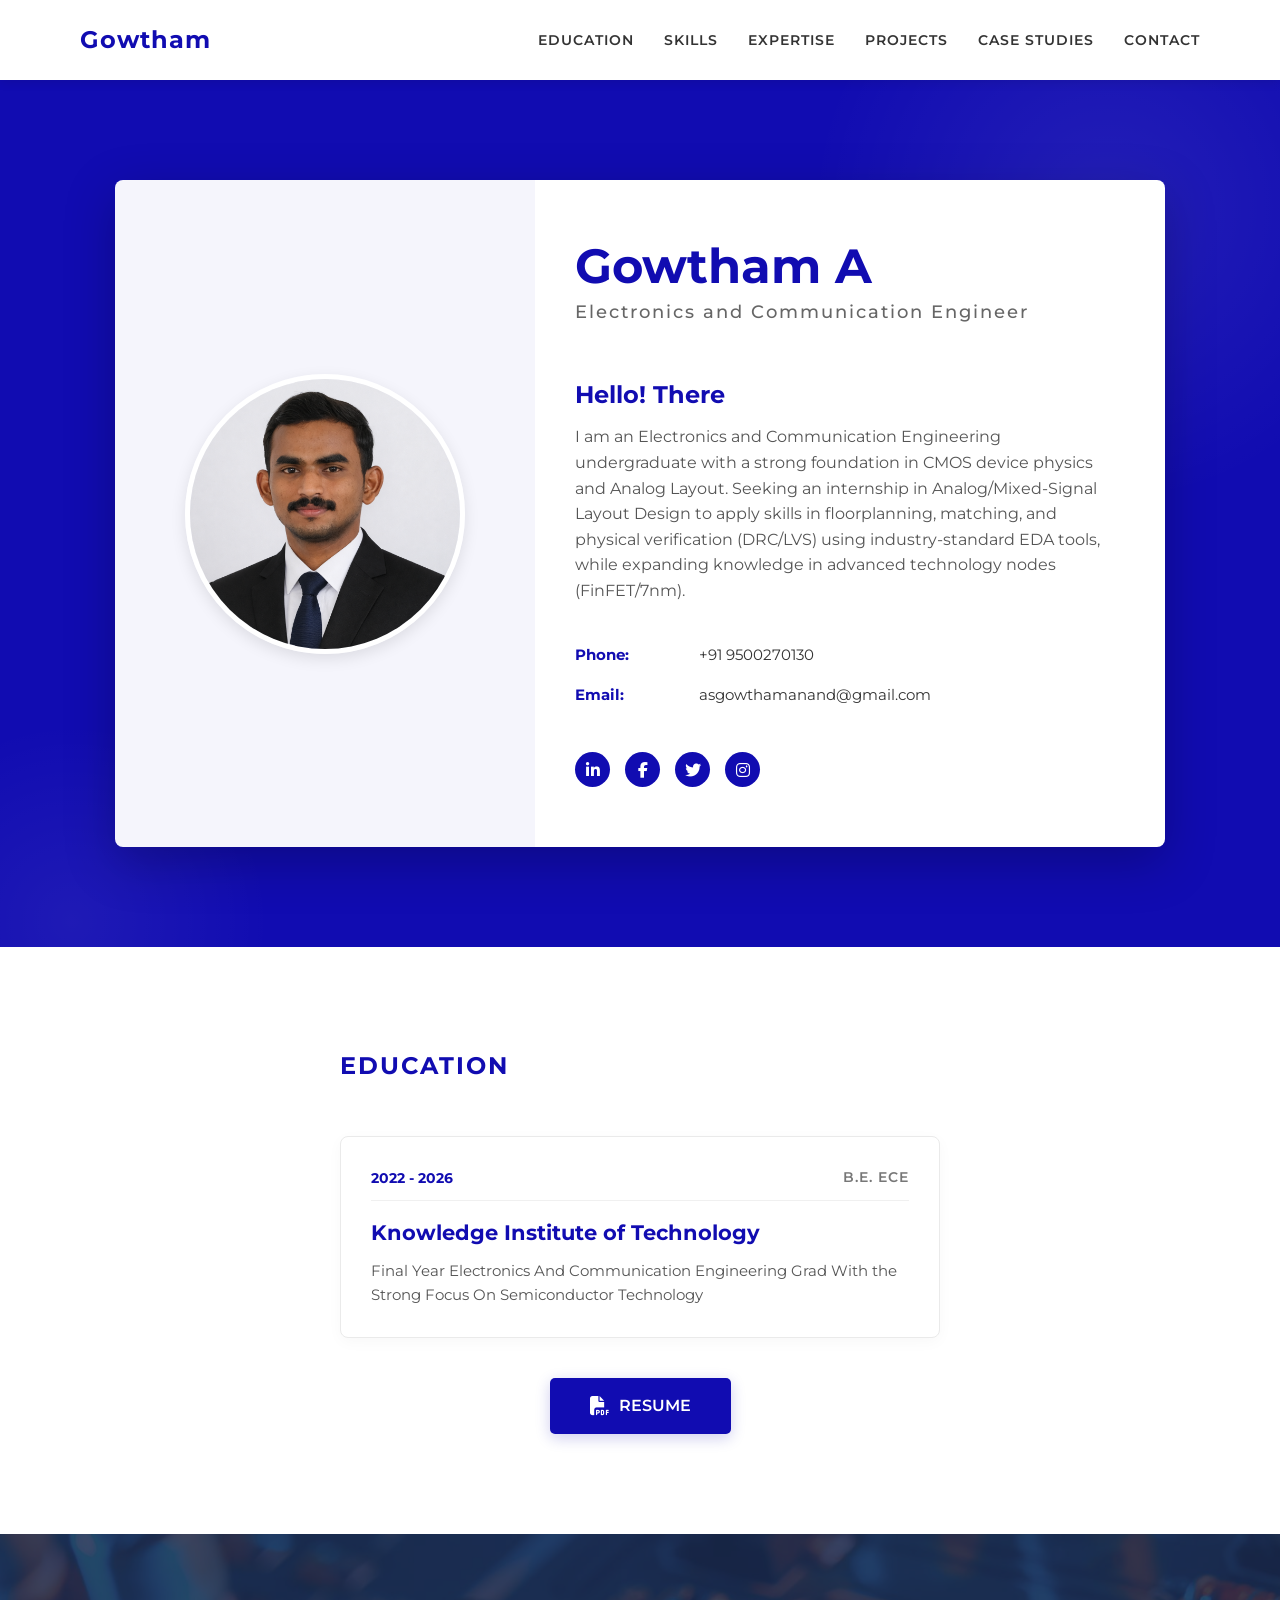
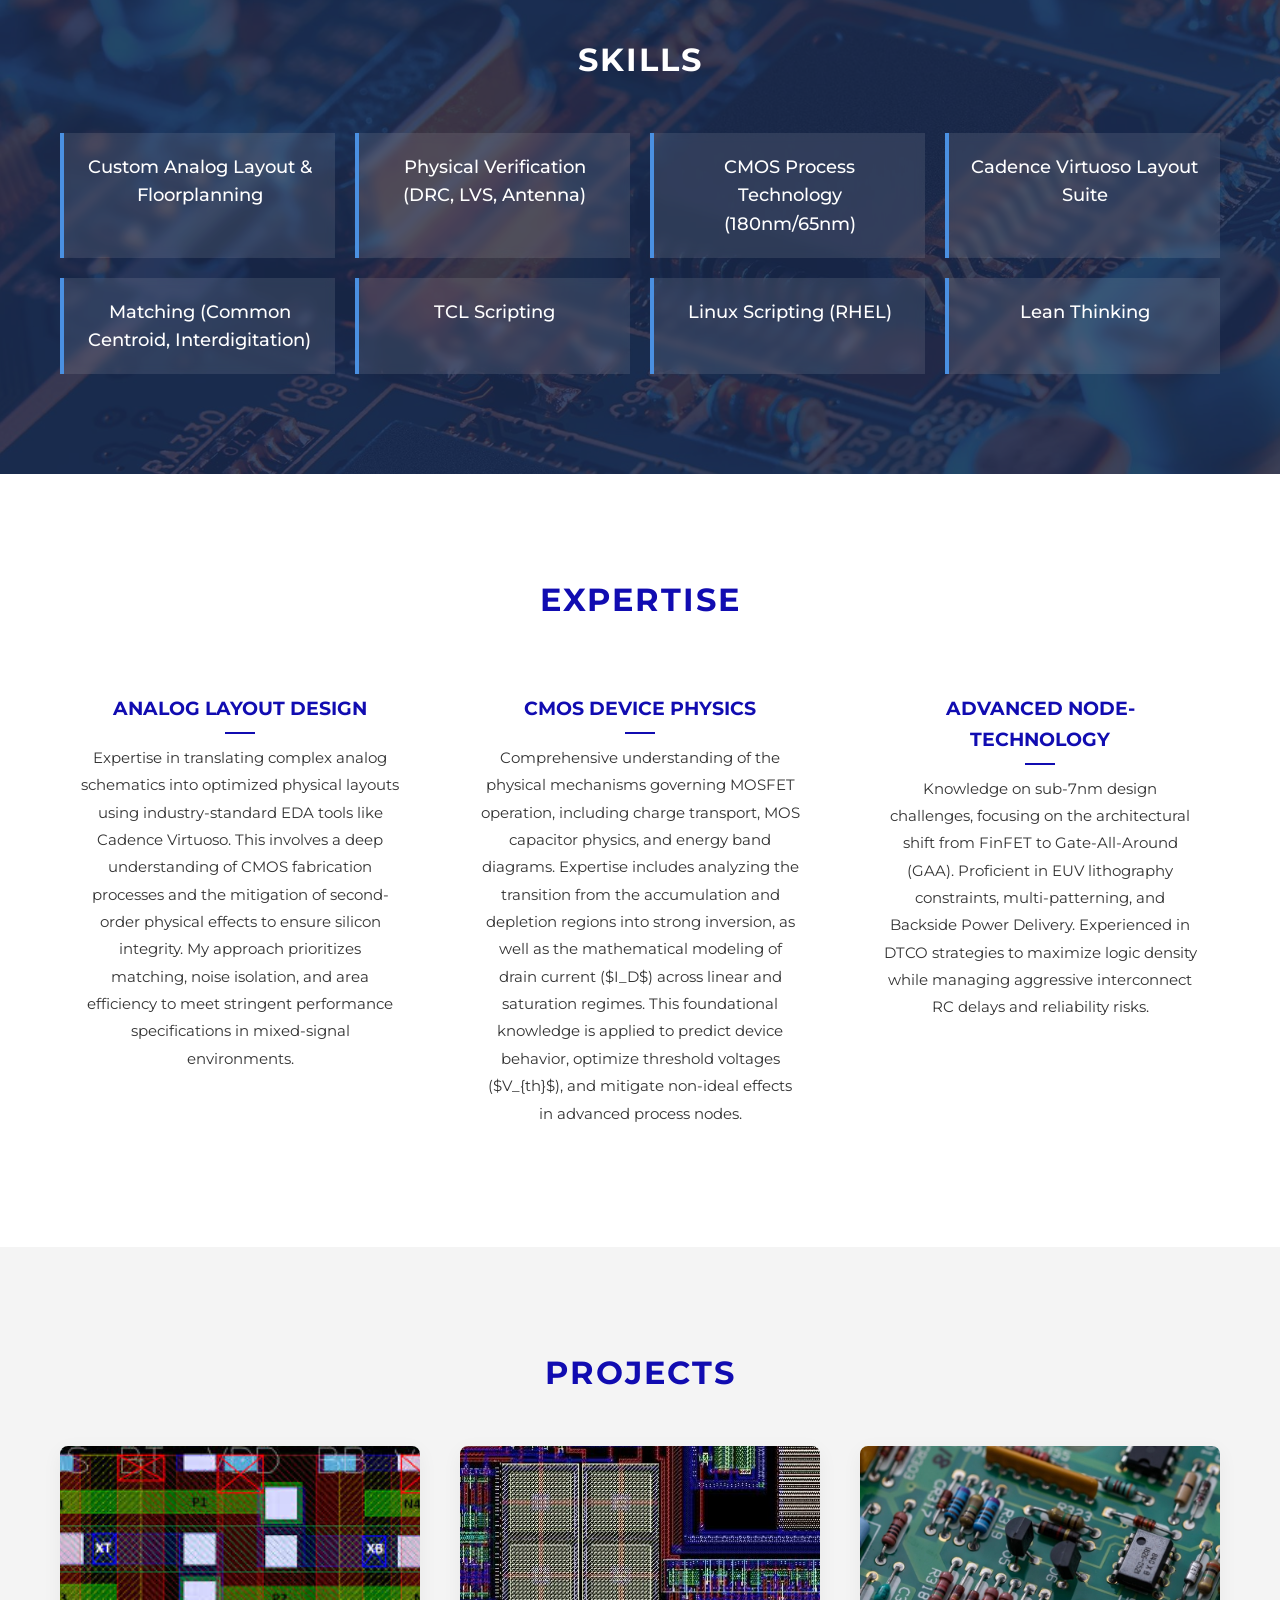
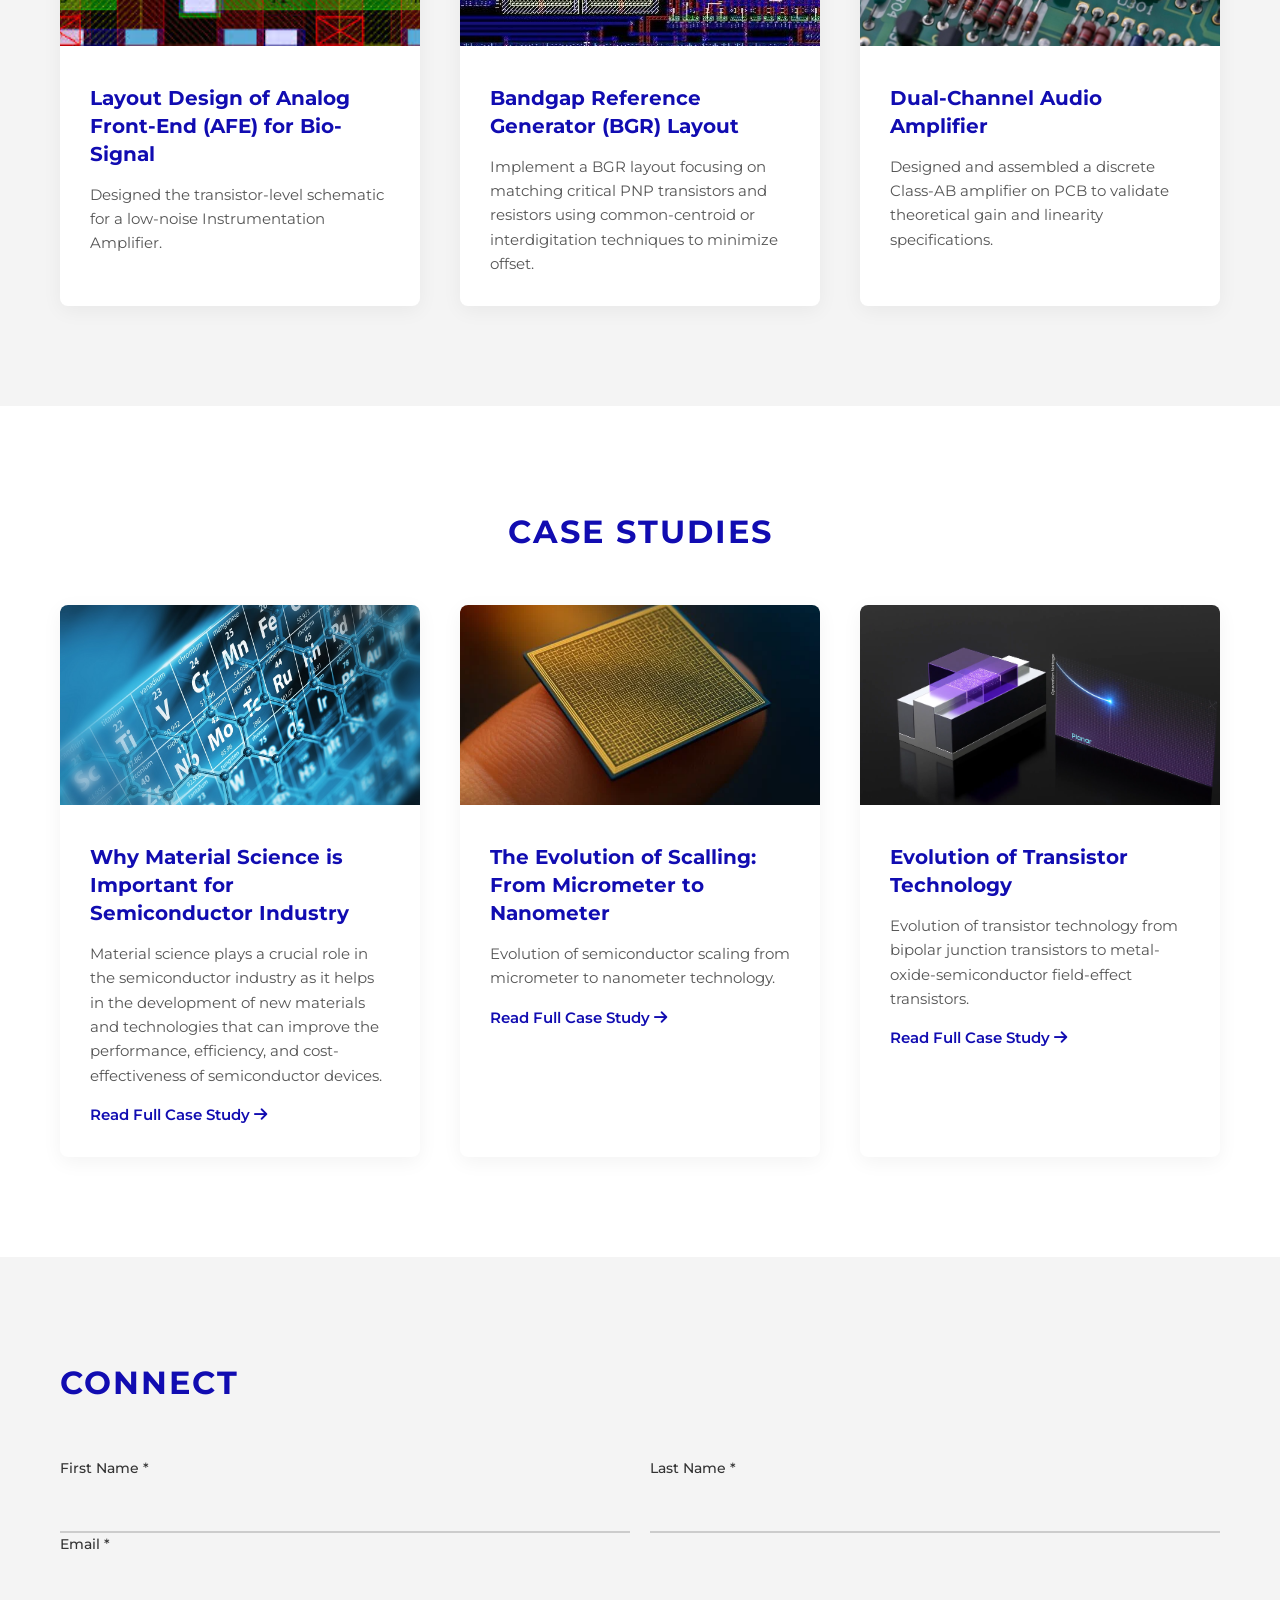
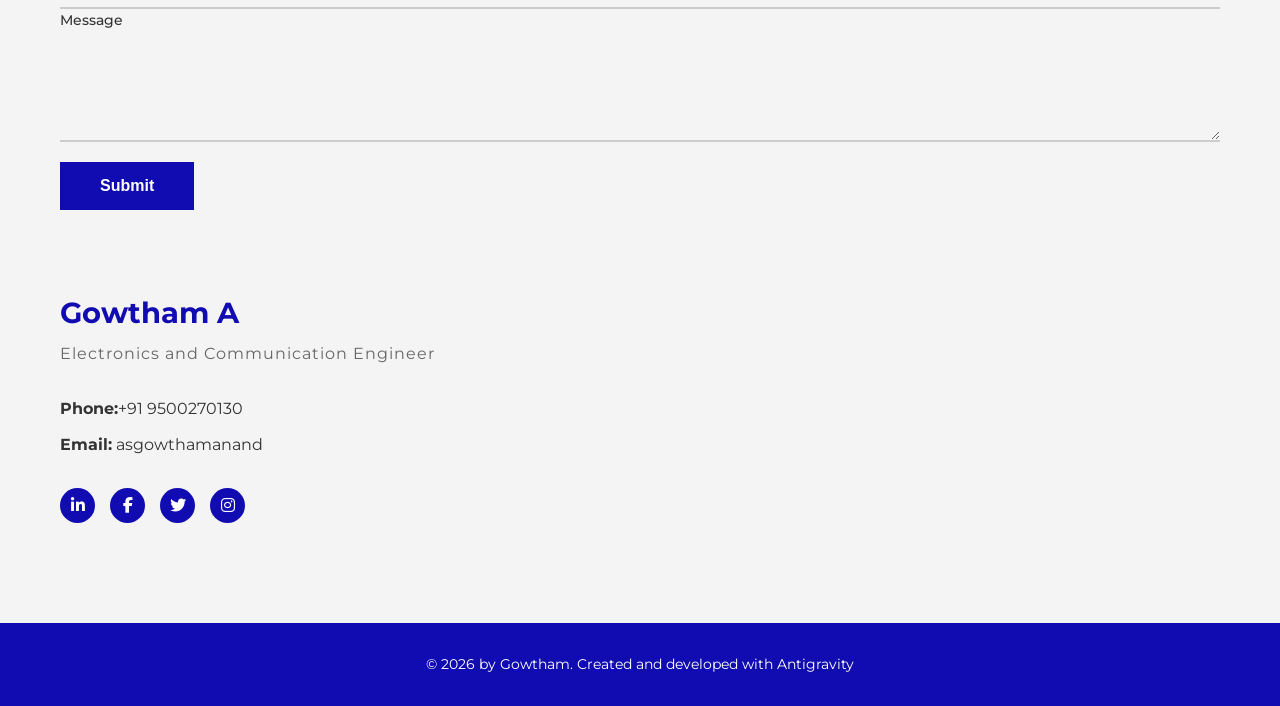
<file: index.html>
<!DOCTYPE html>
<html lang="en">

<head>
    <meta charset="UTF-8">
    <meta name="viewport" content="width=device-width, initial-scale=1.0">
    <title>Gowtham - Business CV</title>
    <!-- Google Fonts -->
    <link rel="preconnect" href="https://fonts.googleapis.com">
    <link rel="preconnect" href="https://fonts.gstatic.com" crossorigin>
    <link href="https://fonts.googleapis.com/css2?family=Montserrat:wght@300;400;500;600;700&display=swap"
        rel="stylesheet">
    <!-- Main Styles -->
    <link rel="stylesheet" href="styles.css">
    <!-- Font Awesome for Icons -->
    <link rel="stylesheet" href="https://cdnjs.cloudflare.com/ajax/libs/font-awesome/6.4.0/css/all.min.css">
</head>

<body>

    <!-- Header Navigation -->
    <header id="main-header">
        <div class="header-container">
            <div class="logo">
                <a href="#hero">Gowtham</a>
            </div>
            <button class="menu-toggle" aria-label="Toggle navigation">
                <i class="fas fa-bars"></i>
            </button>
            <nav class="main-nav">
                <ul>
                    <li><a href="#Education">EDUCATION</a></li>
                    <li><a href="#skills">SKILLS</a></li>
                    <li><a href="#expertise">EXPERTISE</a></li>
                    <li><a href="#projects">PROJECTS</a></li>
                    <li><a href="#case-studies">CASE STUDIES</a></li>
                    <li><a href="#contact">CONTACT</a></li>
                </ul>
            </nav>
        </div>
    </header>

    <!-- Hero Section (Card Based) -->
    <section id="hero" class="section-padding">
        <div class="container hero-card-container">
            <div class="hero-card">
                <div class="hero-image-wrapper">
                    <img src="my-photo.png" alt="Gowtham Portrait" class="small-profile-img">
                </div>
                <div class="hero-content-wrapper">
                    <h1>Gowtham A</h1>
                    <h2>Electronics and Communication Engineer</h2>

                    <div class="hero-about">
                        <h3>Hello! There</h3>
                        <p>I am an Electronics and Communication Engineering undergraduate with a strong foundation in
                            CMOS
                            device physics and Analog Layout. Seeking an internship in Analog/Mixed-Signal Layout Design
                            to apply skills in floorplanning, matching, and physical verification (DRC/LVS) using
                            industry-standard EDA tools, while expanding knowledge in advanced technology nodes
                            (FinFET/7nm).</p>
                    </div>

                    <ul class="contact-details">
                        <li><strong>Phone:</strong> +91 9500270130</li>
                        <li><strong>Email:</strong> asgowthamanand@gmail.com</li>
                    </ul>

                    <div class="hero-social">
                        <a href="#"><i class="fab fa-linkedin-in"></i></a>
                        <a href="#"><i class="fab fa-facebook-f"></i></a>
                        <a href="#"><i class="fab fa-twitter"></i></a>
                        <a href="#"><i class="fab fa-instagram"></i></a>
                    </div>
                </div>
            </div>
        </div>
    </section>

    <!-- Education (Cards) -->
    <section id="resume" class="section-padding">
        <div class="container">
            <div class="education-experience-grid"
                style="grid-template-columns: 1fr; max-width: 600px; margin: 0 auto;">
                <!-- Education Box -->
                <div class="card-column">
                    <h2 class="section-title text-center" style="margin-bottom: 30px;">EDUCATION</h2>
                    <div class="info-card">
                        <div class="card-header">
                            <span class="date">2022 - 2026</span>
                            <span class="role">B.E. ECE</span>
                        </div>
                        <h3>Knowledge Institute of Technology</h3>
                        <p>Final Year Electronics And Communication Engineering Grad With the Strong Focus On
                            Semiconductor Technology</p>
                    </div>
                </div>
            </div>
            <div class="resume-container">
                <a href="resume.pdf" class="resume-btn" target="_blank" rel="noopener noreferrer">
                    <i class="fas fa-file-pdf"></i> Resume
                </a>
            </div>
        </div>
    </section>

    <!-- Skills Section -->
    <section id="skills">
        <div class="skills-overlay"></div>
        <div class="container skills-content">
            <h2 class="section-title text-white">SKILLS</h2>
            <div class="skills-grid">
                <div class="skill-box">Custom Analog Layout & Floorplanning</div>
                <div class="skill-box">Physical Verification (DRC, LVS, Antenna)</div>
                <div class="skill-box">CMOS Process Technology (180nm/65nm)</div>
                <div class="skill-box">Cadence Virtuoso Layout Suite</div>
                <div class="skill-box">Matching (Common Centroid, Interdigitation)</div>
                <div class="skill-box">TCL Scripting</div>
                <div class="skill-box">Linux Scripting (RHEL)</div>
                <div class="skill-box">Lean Thinking</div>
            </div>
        </div>
    </section>

    <!-- Expertise Section -->
    <section id="expertise" class="section-padding">
        <div class="container">
            <h2 class="section-title">EXPERTISE</h2>
            <div class="expertise-grid">
                <div class="expertise-card">
                    <h3>ANALOG LAYOUT DESIGN</h3>
                    <p>Expertise in translating complex analog schematics into optimized physical layouts using
                        industry-standard EDA tools like Cadence Virtuoso. This involves a deep understanding of CMOS
                        fabrication processes and the mitigation of second-order physical effects to ensure silicon
                        integrity. My approach prioritizes matching, noise isolation, and area efficiency to meet
                        stringent performance specifications in mixed-signal environments.</p>
                </div>
                <div class="expertise-card">
                    <h3>CMOS DEVICE PHYSICS</h3>
                    <p>Comprehensive understanding of the physical mechanisms governing MOSFET operation, including
                        charge transport, MOS capacitor physics, and energy band diagrams. Expertise includes analyzing
                        the transition from the accumulation and depletion regions into strong inversion, as well as the
                        mathematical modeling of drain current ($I_D$) across linear and saturation regimes. This
                        foundational knowledge is applied to predict device behavior, optimize threshold voltages
                        ($V_{th}$), and mitigate non-ideal effects in advanced process nodes.</p>
                </div>
                <div class="expertise-card">
                    <h3>ADVANCED NODE- TECHNOLOGY</h3>
                    <p>Knowledge on sub-7nm design challenges, focusing on the architectural shift from FinFET to
                        Gate-All-Around (GAA). Proficient in EUV lithography constraints, multi-patterning, and Backside
                        Power Delivery. Experienced in DTCO strategies to maximize logic density while managing
                        aggressive interconnect RC delays and reliability risks.</p>
                </div>
            </div>
        </div>
    </section>

    <!-- Projects Section -->
    <section id="projects" class="section-padding bg-light">
        <div class="container">
            <h2 class="section-title">PROJECTS</h2>
            <div class="projects-grid">
                <div class="project-card">
                    <img src="project-1-img.jpeg" alt="Project 1">
                    <div class="project-info">
                        <h3>Layout Design of Analog Front-End (AFE) for Bio-Signal</h3>
                        <p>Designed the transistor-level schematic for a low-noise Instrumentation Amplifier.</p>
                    </div>
                </div>
                <div class="project-card">
                    <img src="project-2-img.jpg" alt="Project 2">
                    <div class="project-info">
                        <h3>Bandgap Reference Generator (BGR) Layout </h3>
                        <p>Implement a BGR layout focusing on matching critical PNP transistors and resistors using
                            common-centroid or interdigitation techniques to minimize offset.</p>
                    </div>
                </div>
                <div class="project-card">
                    <img src="project-3-img.jpg" alt="Project 3">
                    <div class="project-info">
                        <h3>Dual-Channel Audio Amplifier</h3>
                        <p>Designed and assembled a discrete Class-AB amplifier on PCB to validate theoretical gain and
                            linearity specifications.</p>
                    </div>
                </div>
            </div>
        </div>
    </section>

    <!-- Case Studies Section -->
    <section id="case-studies" class="section-padding">
        <div class="container">
            <h2 class="section-title">CASE STUDIES</h2>
            <div class="case-studies-grid">
                <div class="case-study-card">
                    <img src="case-1-img.jpg" alt="Case Study 1">
                    <div class="case-study-info">
                        <h3>Why Material Science is Important for Semiconductor Industry</h3>
                        <p>Material science plays a crucial role in the semiconductor industry as it helps in the
                            development of new materials and technologies that can improve the performance, efficiency,
                            and cost-effectiveness of semiconductor devices.
                        </p>
                        <a href="case-study-1.html" class="read-more">Read Full Case Study <i
                                class="fas fa-arrow-right"></i></a>
                    </div>
                </div>
                <div class="case-study-card">
                    <img src="case-2-img.png" alt="Case Study 2">
                    <div class="case-study-info">
                        <h3>The Evolution of Scalling: From Micrometer to Nanometer</h3>
                        <p>Evolution of semiconductor scaling from micrometer to nanometer technology.</p>
                        <a href="case-study-2.html" class="read-more">Read Full Case Study <i
                                class="fas fa-arrow-right"></i></a>
                    </div>
                </div>
                <div class="case-study-card">
                    <img src="case-3-img.png" alt="Case Study 3">
                    <div class="case-study-info">
                        <h3>Evolution of Transistor Technology</h3>
                        <p>Evolution of transistor technology from bipolar junction transistors to
                            metal-oxide-semiconductor field-effect transistors.</p>
                        <a href="case-study-3.html" class="read-more">Read Full Case Study <i
                                class="fas fa-arrow-right"></i></a>
                    </div>
                </div>
            </div>
        </div>
    </section>

    <!-- Contact Section -->
    <section id="connect" class="section-padding bg-light">
        <div class="container connect-container">
            <div class="connect-form-container">
                <h2 class="section-title" style="text-align: left;">CONNECT</h2>
                <form id="contactForm">
                    <div class="form-row">
                        <div class="form-group">
                            <label for="fname">First Name *</label>
                            <input type="text" id="fname" name="fname" required>
                        </div>
                        <div class="form-group">
                            <label for="lname">Last Name *</label>
                            <input type="text" id="lname" name="lname" required>
                        </div>
                    </div>
                    <div class="form-group">
                        <label for="email">Email *</label>
                        <input type="email" id="email" name="email" required>
                    </div>
                    <div class="form-group">
                        <label for="message">Message</label>
                        <textarea id="message" name="message" rows="4"></textarea>
                    </div>
                    <button type="submit" class="submit-btn" disabled>Submit</button>
                </form>
            </div>

            <div class="contact-info-card">
                <h3>Gowtham A</h3>
                <p class="subtitle">Electronics and Communication Engineer </p>
                <div class="details">
                    <p><strong>Phone:</strong>+91 9500270130</p>
                    <p><strong>Email:</strong> asgowthamanand</p>
                </div>
                <div class="contact-social">
                    <a href="#"><i class="fab fa-linkedin-in"></i></a>
                    <a href="#"><i class="fab fa-facebook-f"></i></a>
                    <a href="#"><i class="fab fa-twitter"></i></a>
                    <a href="#"><i class="fab fa-instagram"></i></a>
                </div>
            </div>
        </div>
    </section>

    <footer class="main-footer">
        <p>&copy; 2026 by Gowtham. Created and developed with Antigravity</p>
    </footer>

    <script src="script.js"></script>
</body>

</html>
</file>
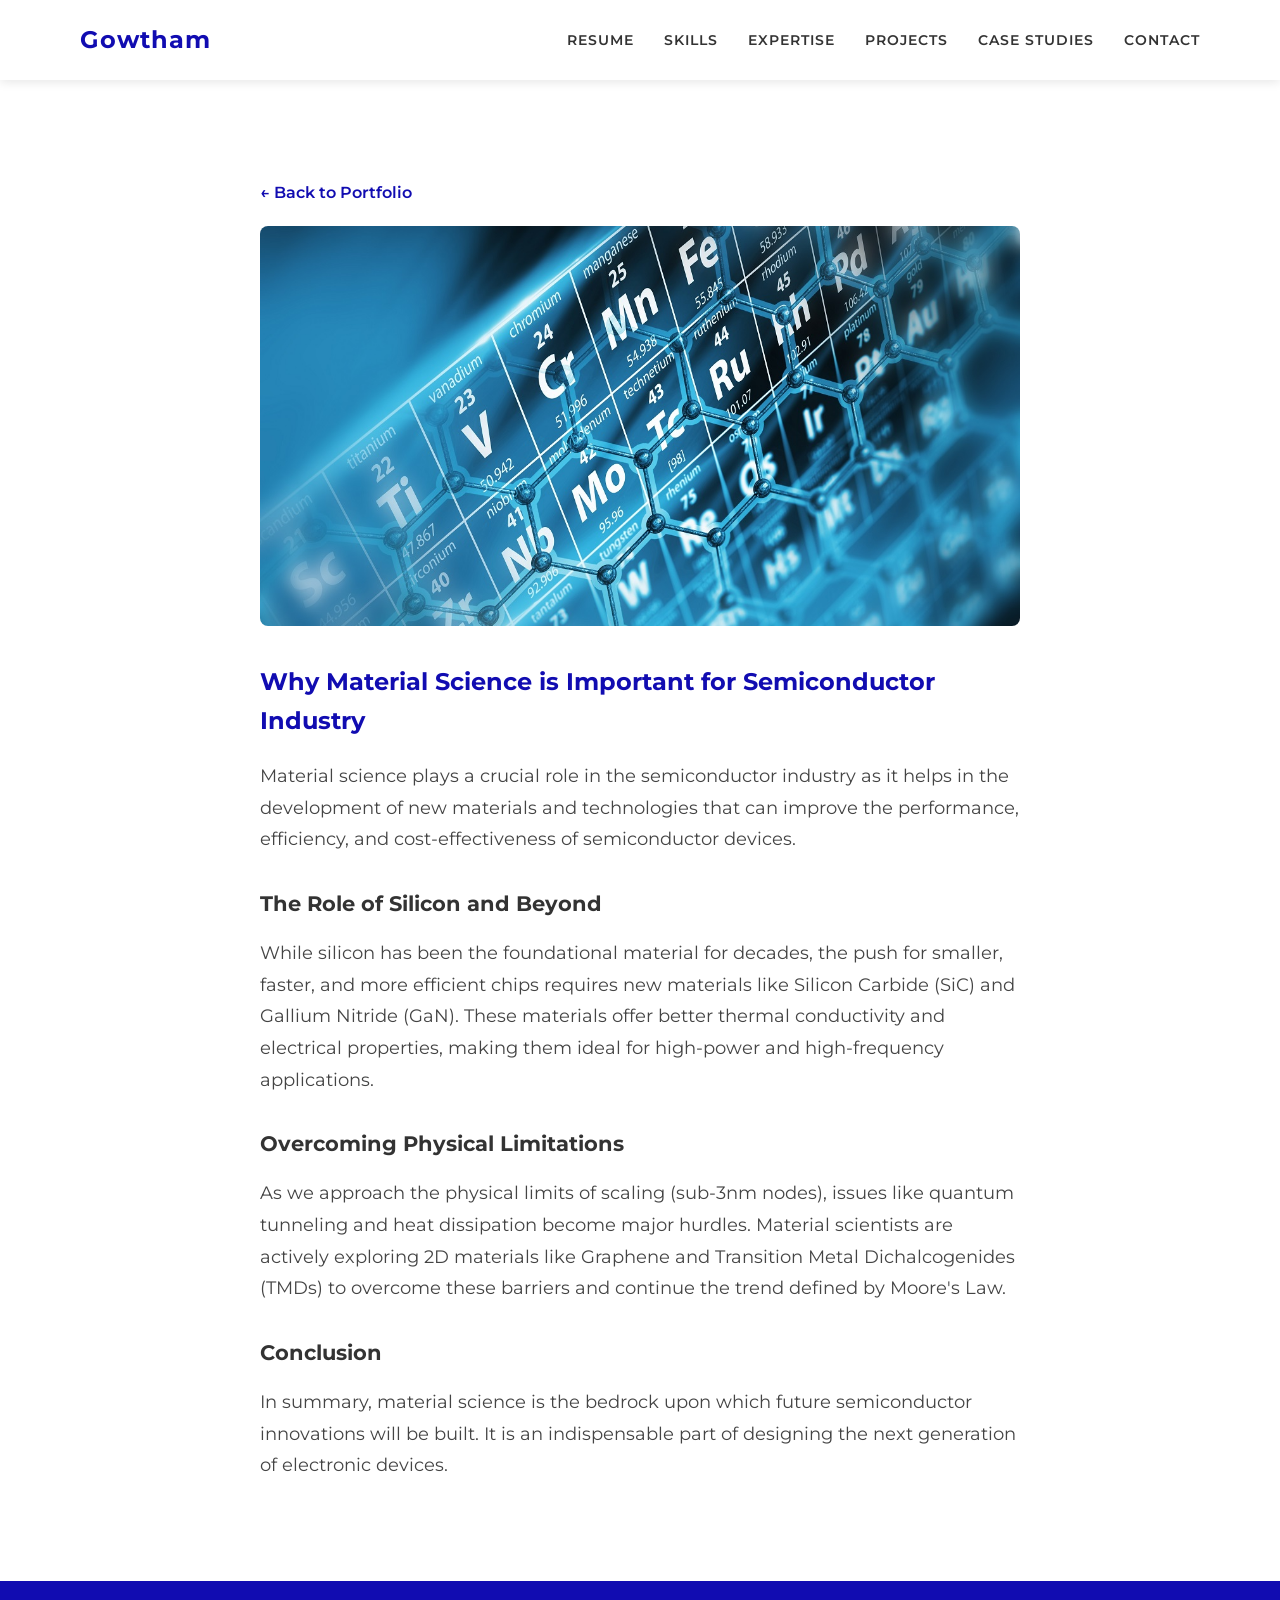
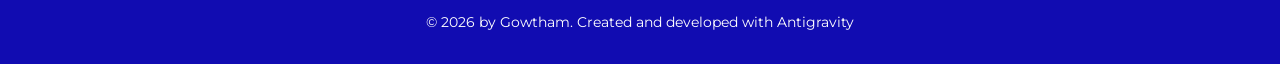
<file: case-study-1.html>
<!DOCTYPE html>
<html lang="en">

<head>
    <meta charset="UTF-8">
    <meta name="viewport" content="width=device-width, initial-scale=1.0">
    <title>Case Study - Material Science | Gowtham</title>
    <!-- Google Fonts -->
    <link rel="preconnect" href="https://fonts.googleapis.com">
    <link rel="preconnect" href="https://fonts.gstatic.com" crossorigin>
    <link href="https://fonts.googleapis.com/css2?family=Montserrat:wght@300;400;500;600;700&display=swap"
        rel="stylesheet">
    <!-- Main Styles -->
    <link rel="stylesheet" href="styles.css">
    <!-- Font Awesome for Icons -->
    <link rel="stylesheet" href="https://cdnjs.cloudflare.com/ajax/libs/font-awesome/6.4.0/css/all.min.css">
</head>

<body>
    <!-- Header Navigation -->
    <header id="main-header">
        <div class="header-container">
            <div class="logo">
                <a href="index.html#hero">Gowtham</a>
            </div>
            <nav class="main-nav">
                <ul>
                    <li><a href="index.html#resume">RESUME</a></li>
                    <li><a href="index.html#skills">SKILLS</a></li>
                    <li><a href="index.html#expertise">EXPERTISE</a></li>
                    <li><a href="index.html#projects">PROJECTS</a></li>
                    <li><a href="index.html#case-studies">CASE STUDIES</a></li>
                    <li><a href="index.html#contact">CONTACT</a></li>
                </ul>
            </nav>
        </div>
    </header>

    <section class="section-padding">
        <div class="container" style="max-width: 800px;">
            <a href="index.html#case-studies"
                style="color: var(--primary-blue); font-weight: 600; margin-bottom: 20px; display: inline-block;">&larr;
                Back to Portfolio</a>
            <img src="case-1-img.jpg" alt="Case Study 1"
                style="width: 100%; border-radius: 8px; margin-bottom: 30px; max-height: 400px; object-fit: cover;">
            <h1 style="color: var(--primary-blue); margin-bottom: 20px;">Why Material Science is Important for
                Semiconductor Industry</h1>
            <div class="case-study-content" style="font-size: 1.1rem; line-height: 1.8; color: #444;">
                <p>Material science plays a crucial role in the semiconductor industry as it helps in the development of
                    new materials and technologies that can improve the performance, efficiency, and cost-effectiveness
                    of semiconductor devices.</p>
                <h3 style="margin-top: 30px; margin-bottom: 15px; color: var(--text-dark);">The Role of Silicon and
                    Beyond</h3>
                <p>While silicon has been the foundational material for decades, the push for smaller, faster, and more
                    efficient chips requires new materials like Silicon Carbide (SiC) and Gallium Nitride (GaN). These
                    materials offer better thermal conductivity and electrical properties, making them ideal for
                    high-power and high-frequency applications.</p>
                <h3 style="margin-top: 30px; margin-bottom: 15px; color: var(--text-dark);">Overcoming Physical
                    Limitations</h3>
                <p>As we approach the physical limits of scaling (sub-3nm nodes), issues like quantum tunneling and heat
                    dissipation become major hurdles. Material scientists are actively exploring 2D materials like
                    Graphene and Transition Metal Dichalcogenides (TMDs) to overcome these barriers and continue the
                    trend defined by Moore's Law.</p>
                <h3 style="margin-top: 30px; margin-bottom: 15px; color: var(--text-dark);">Conclusion</h3>
                <p>In summary, material science is the bedrock upon which future semiconductor innovations will be
                    built. It is an indispensable part of designing the next generation of electronic devices.</p>
            </div>
        </div>
    </section>

    <footer class="main-footer">
        <p>&copy; 2026 by Gowtham. Created and developed with Antigravity</p>
    </footer>
    <script src="script.js"></script>
</body>

</html>
</file>
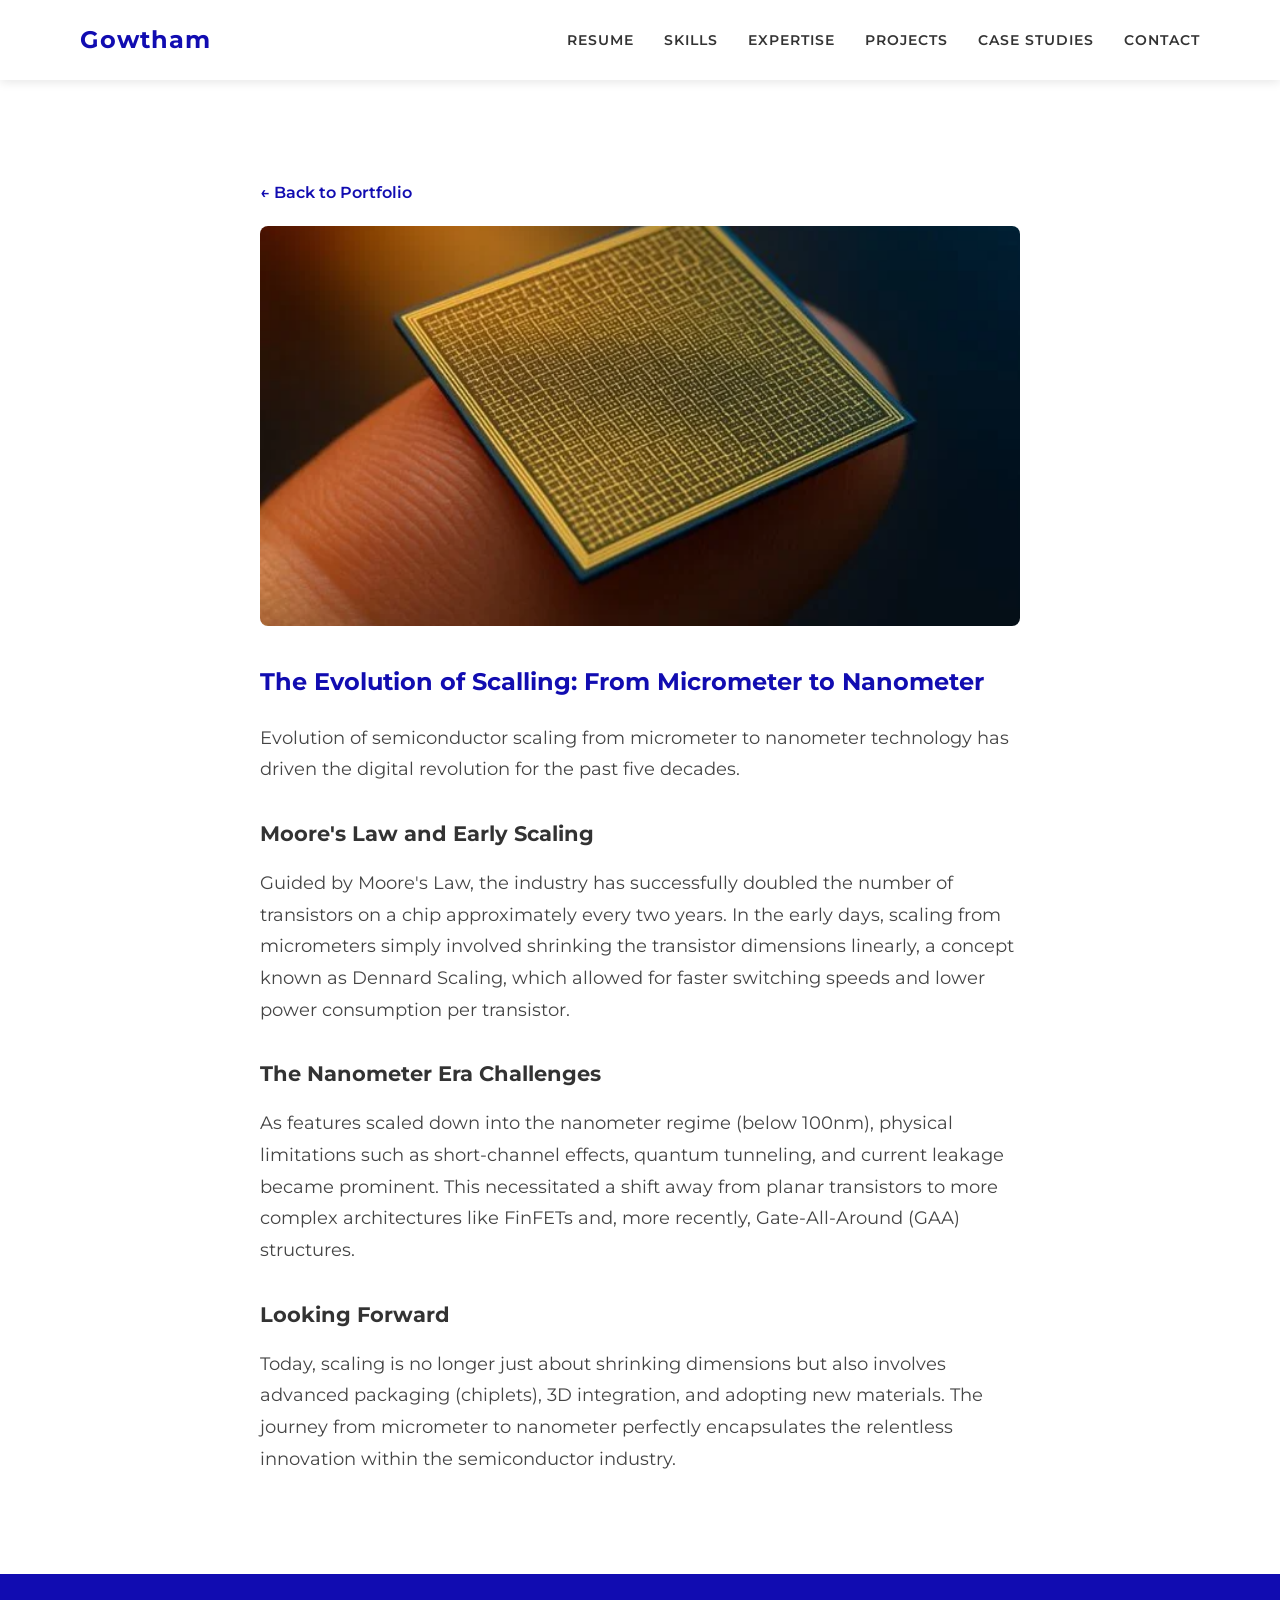
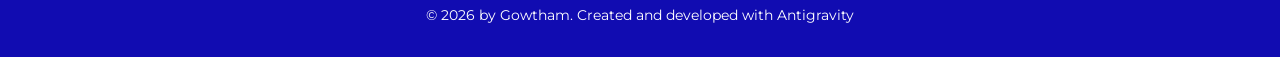
<file: case-study-2.html>
<!DOCTYPE html>
<html lang="en">

<head>
    <meta charset="UTF-8">
    <meta name="viewport" content="width=device-width, initial-scale=1.0">
    <title>Case Study - Scaling | Gowtham</title>
    <!-- Google Fonts -->
    <link rel="preconnect" href="https://fonts.googleapis.com">
    <link rel="preconnect" href="https://fonts.gstatic.com" crossorigin>
    <link href="https://fonts.googleapis.com/css2?family=Montserrat:wght@300;400;500;600;700&display=swap"
        rel="stylesheet">
    <!-- Main Styles -->
    <link rel="stylesheet" href="styles.css">
    <!-- Font Awesome for Icons -->
    <link rel="stylesheet" href="https://cdnjs.cloudflare.com/ajax/libs/font-awesome/6.4.0/css/all.min.css">
</head>

<body>
    <!-- Header Navigation -->
    <header id="main-header">
        <div class="header-container">
            <div class="logo">
                <a href="index.html#hero">Gowtham</a>
            </div>
            <nav class="main-nav">
                <ul>
                    <li><a href="index.html#resume">RESUME</a></li>
                    <li><a href="index.html#skills">SKILLS</a></li>
                    <li><a href="index.html#expertise">EXPERTISE</a></li>
                    <li><a href="index.html#projects">PROJECTS</a></li>
                    <li><a href="index.html#case-studies">CASE STUDIES</a></li>
                    <li><a href="index.html#contact">CONTACT</a></li>
                </ul>
            </nav>
        </div>
    </header>

    <section class="section-padding">
        <div class="container" style="max-width: 800px;">
            <a href="index.html#case-studies"
                style="color: var(--primary-blue); font-weight: 600; margin-bottom: 20px; display: inline-block;">&larr;
                Back to Portfolio</a>
            <img src="case-2-img.png" alt="Case Study 2"
                style="width: 100%; border-radius: 8px; margin-bottom: 30px; max-height: 400px; object-fit: cover;">
            <h1 style="color: var(--primary-blue); margin-bottom: 20px;">The Evolution of Scalling: From Micrometer to
                Nanometer</h1>
            <div class="case-study-content" style="font-size: 1.1rem; line-height: 1.8; color: #444;">
                <p>Evolution of semiconductor scaling from micrometer to nanometer technology has driven the digital
                    revolution for the past five decades.</p>
                <h3 style="margin-top: 30px; margin-bottom: 15px; color: var(--text-dark);">Moore's Law and Early
                    Scaling</h3>
                <p>Guided by Moore's Law, the industry has successfully doubled the number of transistors on a chip
                    approximately every two years. In the early days, scaling from micrometers simply involved shrinking
                    the transistor dimensions linearly, a concept known as Dennard Scaling, which allowed for faster
                    switching speeds and lower power consumption per transistor.</p>
                <h3 style="margin-top: 30px; margin-bottom: 15px; color: var(--text-dark);">The Nanometer Era Challenges
                </h3>
                <p>As features scaled down into the nanometer regime (below 100nm), physical limitations such as
                    short-channel effects, quantum tunneling, and current leakage became prominent. This necessitated a
                    shift away from planar transistors to more complex architectures like FinFETs and, more recently,
                    Gate-All-Around (GAA) structures.</p>
                <h3 style="margin-top: 30px; margin-bottom: 15px; color: var(--text-dark);">Looking Forward</h3>
                <p>Today, scaling is no longer just about shrinking dimensions but also involves advanced packaging
                    (chiplets), 3D integration, and adopting new materials. The journey from micrometer to nanometer
                    perfectly encapsulates the relentless innovation within the semiconductor industry.</p>
            </div>
        </div>
    </section>

    <footer class="main-footer">
        <p>&copy; 2026 by Gowtham. Created and developed with Antigravity</p>
    </footer>
    <script src="script.js"></script>
</body>

</html>
</file>
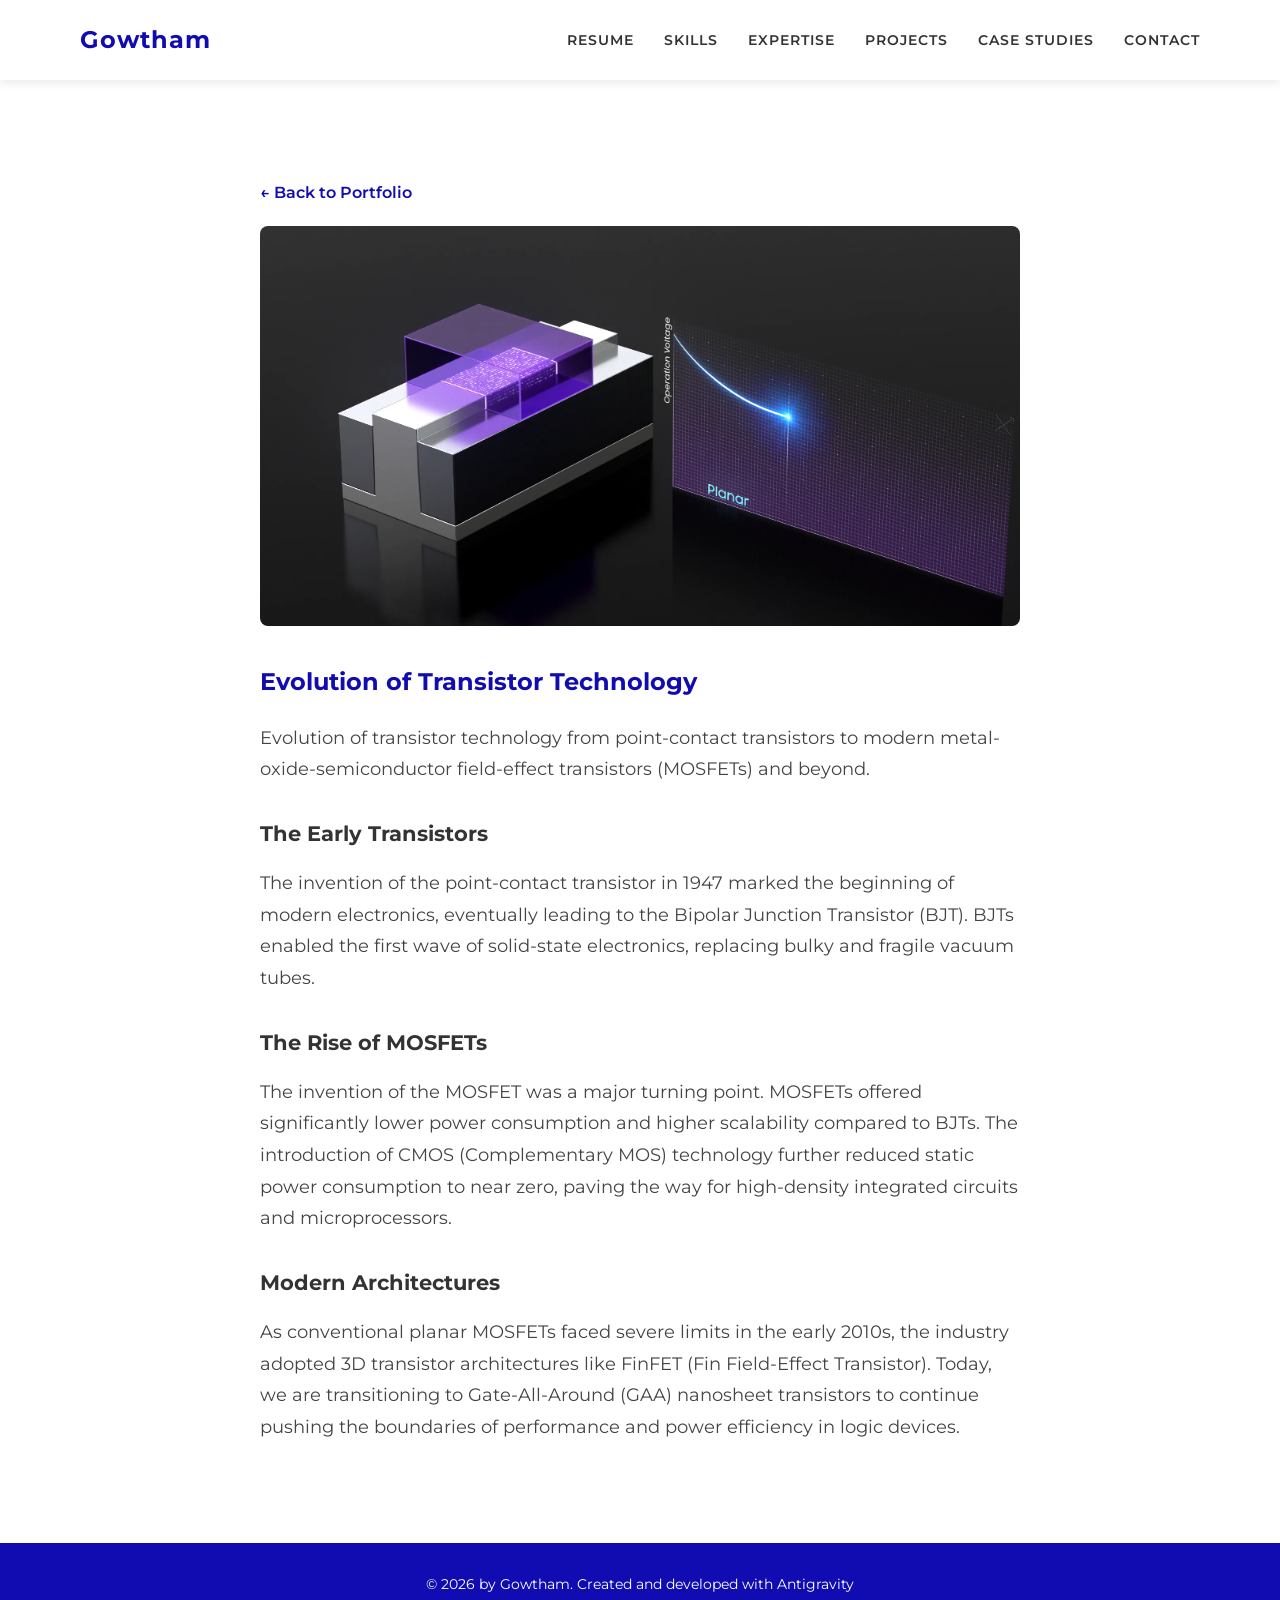
<file: case-study-3.html>
<!DOCTYPE html>
<html lang="en">

<head>
    <meta charset="UTF-8">
    <meta name="viewport" content="width=device-width, initial-scale=1.0">
    <title>Case Study - Transistors | Gowtham</title>
    <!-- Google Fonts -->
    <link rel="preconnect" href="https://fonts.googleapis.com">
    <link rel="preconnect" href="https://fonts.gstatic.com" crossorigin>
    <link href="https://fonts.googleapis.com/css2?family=Montserrat:wght@300;400;500;600;700&display=swap"
        rel="stylesheet">
    <!-- Main Styles -->
    <link rel="stylesheet" href="styles.css">
    <!-- Font Awesome for Icons -->
    <link rel="stylesheet" href="https://cdnjs.cloudflare.com/ajax/libs/font-awesome/6.4.0/css/all.min.css">
</head>

<body>
    <!-- Header Navigation -->
    <header id="main-header">
        <div class="header-container">
            <div class="logo">
                <a href="index.html#hero">Gowtham</a>
            </div>
            <nav class="main-nav">
                <ul>
                    <li><a href="index.html#resume">RESUME</a></li>
                    <li><a href="index.html#skills">SKILLS</a></li>
                    <li><a href="index.html#expertise">EXPERTISE</a></li>
                    <li><a href="index.html#projects">PROJECTS</a></li>
                    <li><a href="index.html#case-studies">CASE STUDIES</a></li>
                    <li><a href="index.html#contact">CONTACT</a></li>
                </ul>
            </nav>
        </div>
    </header>

    <section class="section-padding">
        <div class="container" style="max-width: 800px;">
            <a href="index.html#case-studies"
                style="color: var(--primary-blue); font-weight: 600; margin-bottom: 20px; display: inline-block;">&larr;
                Back to Portfolio</a>
            <img src="case-3-img.png" alt="Case Study 3"
                style="width: 100%; border-radius: 8px; margin-bottom: 30px; max-height: 400px; object-fit: cover;">
            <h1 style="color: var(--primary-blue); margin-bottom: 20px;">Evolution of Transistor Technology</h1>
            <div class="case-study-content" style="font-size: 1.1rem; line-height: 1.8; color: #444;">
                <p>Evolution of transistor technology from point-contact transistors to modern metal-oxide-semiconductor
                    field-effect transistors (MOSFETs) and beyond.</p>
                <h3 style="margin-top: 30px; margin-bottom: 15px; color: var(--text-dark);">The Early Transistors</h3>
                <p>The invention of the point-contact transistor in 1947 marked the beginning of modern electronics,
                    eventually leading to the Bipolar Junction Transistor (BJT). BJTs enabled the first wave of
                    solid-state electronics, replacing bulky and fragile vacuum tubes.</p>
                <h3 style="margin-top: 30px; margin-bottom: 15px; color: var(--text-dark);">The Rise of MOSFETs</h3>
                <p>The invention of the MOSFET was a major turning point. MOSFETs offered significantly lower power
                    consumption and higher scalability compared to BJTs. The introduction of CMOS (Complementary MOS)
                    technology further reduced static power consumption to near zero, paving the way for high-density
                    integrated circuits and microprocessors.</p>
                <h3 style="margin-top: 30px; margin-bottom: 15px; color: var(--text-dark);">Modern Architectures</h3>
                <p>As conventional planar MOSFETs faced severe limits in the early 2010s, the industry adopted 3D
                    transistor architectures like FinFET (Fin Field-Effect Transistor). Today, we are transitioning to
                    Gate-All-Around (GAA) nanosheet transistors to continue pushing the boundaries of performance and
                    power efficiency in logic devices.</p>
            </div>
        </div>
    </section>

    <footer class="main-footer">
        <p>&copy; 2026 by Gowtham. Created and developed with Antigravity</p>
    </footer>
    <script src="script.js"></script>
</body>

</html>
</file>
<file: styles.css>
/* ==========================================================================
   CSS Variables & Reset
   ========================================================================== */
:root {
    --primary-blue: #110CB1;
    --secondary-grey: #F4F4F4;
    --text-dark: #333333;
    --text-light: #FFFFFF;
    --accent-color: #4A90E2;
    --font-main: 'Montserrat', sans-serif;
    --header-height: 80px;
}

* {
    margin: 0;
    padding: 0;
    box-sizing: border-box;
}

html {
    scroll-behavior: smooth;
}

body {
    font-family: var(--font-main);
    color: var(--text-dark);
    line-height: 1.6;
    background-color: var(--text-light);
}

a {
    text-decoration: none;
    color: inherit;
}

ul {
    list-style: none;
}

h1,
h2,
h3,
h4,
h5,
h6 {
    font-weight: 700;
}

/* ==========================================================================
   Typography & Utility Classes
   ========================================================================== */
.section-title {
    text-align: center;
    font-size: 2rem;
    letter-spacing: 2px;
    margin-bottom: 3rem;
    color: var(--primary-blue);
    text-transform: uppercase;
}

.container {
    max-width: 1200px;
    margin: 0 auto;
    padding: 0 20px;
}

/* ==========================================================================
   Header & Navigation
   ========================================================================== */
#main-header {
    background-color: var(--text-light);
    height: var(--header-height);
    position: sticky;
    top: 0;
    z-index: 1000;
    box-shadow: 0 2px 10px rgba(0, 0, 0, 0.1);
}

.header-container {
    display: flex;
    justify-content: space-between;
    align-items: center;
    height: 100%;
    max-width: 1200px;
    margin: 0 auto;
    padding: 0 40px;
}

.logo a {
    font-size: 1.5rem;
    font-weight: 700;
    color: var(--primary-blue);
    letter-spacing: 1px;
}

.main-nav ul {
    display: flex;
    gap: 30px;
}

.main-nav a {
    font-size: 0.85rem;
    font-weight: 600;
    color: var(--text-dark);
    transition: color 0.3s ease;
    letter-spacing: 1px;
}

.main-nav a:hover {
    color: var(--primary-blue);
}

/* ==========================================================================
   Hero Section (Card Based)
   ========================================================================== */
#hero {
    min-height: 600px;
    display: flex;
    align-items: center;
    justify-content: center;
    background-color: var(--primary-blue);
    position: relative;
    overflow: hidden;
}

#hero::before {
    content: '';
    position: absolute;
    top: -20%;
    right: -10%;
    width: 600px;
    height: 600px;
    background: radial-gradient(circle, rgba(255, 255, 255, 0.08) 0%, rgba(255, 255, 255, 0) 70%);
    border-radius: 50%;
    z-index: 0;
}

#hero::after {
    content: '';
    position: absolute;
    bottom: -20%;
    left: -10%;
    width: 400px;
    height: 400px;
    background: radial-gradient(circle, rgba(255, 255, 255, 0.06) 0%, rgba(255, 255, 255, 0) 70%);
    border-radius: 50%;
    z-index: 0;
}

.hero-card-container {
    width: 100%;
    position: relative;
    z-index: 1;
}

.hero-card {
    display: flex;
    background-color: var(--text-light);
    border-radius: 8px;
    overflow: hidden;
    box-shadow: 0 15px 50px rgba(0, 0, 0, 0.25);
    max-width: 1050px;
    margin: 0 auto;
}

.hero-image-wrapper {
    flex: 0 0 40%;
    display: flex;
    align-items: center;
    justify-content: center;
    background-color: rgba(17, 12, 177, 0.04);
    padding: 40px;
}

.small-profile-img {
    width: 280px;
    height: 280px;
    object-fit: cover;
    border-radius: 50%;
    border: 5px solid var(--text-light);
    box-shadow: 0 5px 15px rgba(0, 0, 0, 0.1);
}

.hero-content-wrapper {
    flex: 1;
    padding: 60px 40px;
    display: flex;
    flex-direction: column;
    justify-content: center;
}

.hero-about {
    margin: 20px 0;
}

.hero-about h3 {
    font-size: 1.5rem;
    color: var(--primary-blue);
    margin-bottom: 10px;
}

.hero-about p {
    font-size: 1rem;
    line-height: 1.6;
    color: #555;
}

.hero-social {
    margin-top: 30px;
    display: flex;
    gap: 15px;
}

.hero-social a {
    display: inline-flex;
    justify-content: center;
    align-items: center;
    width: 35px;
    height: 35px;
    background-color: var(--primary-blue);
    color: var(--text-light);
    border-radius: 50%;
    transition: background-color 0.3s ease;
}

.hero-social a:hover {
    background-color: var(--accent-color);
}

.hero-content-wrapper h1 {
    font-size: 3rem;
    color: var(--primary-blue);
    margin-bottom: 5px;
    line-height: 1.1;
}

.hero-content-wrapper h2 {
    font-size: 1.1rem;
    color: #666;
    font-weight: 500;
    margin-bottom: 30px;
    letter-spacing: 2px;
}

.contact-details {
    margin-top: 20px;
}

.contact-details li {
    margin-bottom: 15px;
    font-size: 0.95rem;
}

.contact-details strong {
    color: var(--primary-blue);
    display: inline-block;
    width: 120px;
}

/* Responsive */
@media (max-width: 900px) {
    .hero-card {
        flex-direction: column;
    }

    .hero-image-wrapper {
        padding: 30px;
    }

    .small-profile-img {
        width: 200px;
        height: 200px;
    }
}

/* ==========================================================================
   Global Utility Classes for Sections
   ========================================================================== */
.section-padding {
    padding: 100px 0;
}

.bg-light {
    background-color: var(--secondary-grey);
}

.text-white {
    color: var(--text-light);
}

/* ==========================================================================
   Summary Section
   ========================================================================== */
#summary {
    position: relative;
    display: flex;
    flex-direction: column;
    align-items: center;
}

.social-bar {
    display: flex;
    justify-content: center;
    gap: 30px;
    width: 60%;
    max-width: 800px;
    margin: -100px auto 60px;
    /* pull up over the section padding */
    padding: 20px 0;
    background-color: var(--primary-blue);
    position: relative;
    z-index: 10;
}

.social-bar a {
    color: var(--text-light);
    font-size: 1.2rem;
    transition: transform 0.3s ease;
}

.social-bar a:hover {
    transform: translateY(-3px);
}

.summary-content {
    max-width: 800px;
    margin: 0 auto;
}

.summary-text {
    font-size: 1.1rem;
    line-height: 1.8;
}

.scroll-down {
    margin-top: 60px;
    font-size: 2rem;
    color: var(--primary-blue);
    animation: bounce 2s infinite;
}

@keyframes bounce {

    0%,
    20%,
    50%,
    80%,
    100% {
        transform: translateY(0);
    }

    40% {
        transform: translateY(-20px);
    }

    60% {
        transform: translateY(-10px);
    }
}

/* ==========================================================================
   Experience & Education Cards
   ========================================================================== */
.education-experience-grid {
    display: grid;
    grid-template-columns: 1fr 1fr;
    gap: 40px;
}

.card-column {
    display: flex;
    flex-direction: column;
    gap: 20px;
}

.card-column .section-title {
    text-align: left;
    margin-bottom: 20px;
    font-size: 1.5rem;
}

.info-card {
    background-color: var(--text-light);
    border: 1px solid #eaeaea;
    border-radius: 8px;
    padding: 30px;
    box-shadow: 0 4px 15px rgba(0, 0, 0, 0.03);
    transition: transform 0.3s ease, box-shadow 0.3s ease;
    height: 100%;
}

.info-card:hover {
    transform: translateY(-5px);
    box-shadow: 0 10px 25px rgba(0, 0, 0, 0.08);
}

.card-header {
    display: flex;
    justify-content: space-between;
    align-items: center;
    margin-bottom: 15px;
    border-bottom: 1px solid #f0f0f0;
    padding-bottom: 10px;
}

.card-header .date {
    font-weight: 700;
    color: var(--primary-blue);
    font-size: 0.9rem;
}

.card-header .role {
    font-size: 0.85rem;
    color: #777;
    font-weight: 600;
    text-transform: uppercase;
    letter-spacing: 1px;
}

.info-card h3 {
    font-size: 1.3rem;
    color: var(--primary-blue);
    margin-bottom: 10px;
}

.info-card p {
    font-size: 0.95rem;
    color: #555;
    line-height: 1.6;
}

.resume-container {
    text-align: center;
    margin-top: 40px;
}

.resume-btn {
    display: inline-flex;
    align-items: center;
    gap: 10px;
    background-color: var(--primary-blue);
    color: var(--text-light);
    padding: 15px 40px;
    border-radius: 5px;
    font-size: 1rem;
    font-weight: 600;
    text-transform: uppercase;
    transition: background-color 0.3s ease, transform 0.3s ease;
    text-decoration: none;
    box-shadow: 0 4px 15px rgba(17, 12, 177, 0.2);
}

.resume-btn:hover {
    background-color: var(--accent-color);
    transform: translateY(-3px);
    box-shadow: 0 8px 20px rgba(74, 144, 226, 0.3);
}

.resume-btn i {
    font-size: 1.2rem;
}

@media (max-width: 900px) {
    .education-experience-grid {
        grid-template-columns: 1fr;
    }
}

/* ==========================================================================
   Projects Section
   ========================================================================== */
.projects-grid {
    display: grid;
    grid-template-columns: repeat(auto-fit, minmax(320px, 1fr));
    gap: 40px;
    margin-top: 20px;
}

.project-card {
    background-color: var(--text-light);
    border-radius: 8px;
    overflow: hidden;
    box-shadow: 0 5px 20px rgba(0, 0, 0, 0.05);
    transition: transform 0.3s ease, box-shadow 0.3s ease;
}

.project-card:hover {
    transform: translateY(-10px);
    box-shadow: 0 15px 30px rgba(0, 0, 0, 0.1);
}

.project-card img {
    width: 100%;
    height: 200px;
    object-fit: cover;
}

.project-info {
    padding: 30px;
}

.project-info h3 {
    font-size: 1.25rem;
    color: var(--primary-blue);
    margin-bottom: 15px;
    line-height: 1.4;
}

.project-info p {
    font-size: 0.95rem;
    color: #555;
    line-height: 1.6;
}

/* ==========================================================================
   Case Studies Section
   ========================================================================== */
.case-studies-grid {
    display: grid;
    grid-template-columns: repeat(auto-fit, minmax(320px, 1fr));
    gap: 40px;
    margin-top: 20px;
}

.case-study-card {
    background-color: var(--text-light);
    border-radius: 8px;
    overflow: hidden;
    box-shadow: 0 5px 20px rgba(0, 0, 0, 0.05);
    transition: transform 0.3s ease, box-shadow 0.3s ease;
}

.case-study-card:hover {
    transform: translateY(-10px);
    box-shadow: 0 15px 30px rgba(0, 0, 0, 0.1);
}

.case-study-card img {
    width: 100%;
    height: 200px;
    object-fit: cover;
}

.case-study-info {
    padding: 30px;
}

.case-study-info h3 {
    font-size: 1.25rem;
    color: var(--primary-blue);
    margin-bottom: 15px;
    line-height: 1.4;
}

.case-study-info p {
    font-size: 0.95rem;
    color: #555;
    line-height: 1.6;
}

.read-more {
    display: inline-block;
    margin-top: 15px;
    font-size: 0.95rem;
    font-weight: 600;
    color: var(--primary-blue);
    transition: color 0.3s ease, transform 0.3s ease;
}

.read-more:hover {
    color: var(--accent-color);
    transform: translateX(5px);
}

/* ==========================================================================
   Skills Section
   ========================================================================== */
#skills {
    position: relative;
    padding: 100px 0;
    background: url('vlsi-bg.jpg') no-repeat center fixed;
    background-size: cover;
}

.skills-overlay {
    position: absolute;
    top: 0;
    left: 0;
    width: 100%;
    height: 100%;
    background-color: rgba(27, 42, 78, 0.85);
}

.skills-content {
    position: relative;
    z-index: 1;
}

.skills-grid {
    display: grid;
    grid-template-columns: repeat(auto-fit, minmax(250px, 1fr));
    gap: 20px;
}

.skill-box {
    background-color: rgba(255, 255, 255, 0.1);
    border-left: 4px solid var(--accent-color);
    padding: 20px;
    color: var(--text-light);
    font-weight: 500;
    font-size: 1.1rem;
    text-align: center;
    backdrop-filter: blur(5px);
    transition: transform 0.3s ease;
}

.skill-box:hover {
    transform: translateY(-5px);
    background-color: rgba(255, 255, 255, 0.2);
}

/* ==========================================================================
   Expertise Section
   ========================================================================== */
.expertise-grid {
    display: grid;
    grid-template-columns: repeat(auto-fit, minmax(300px, 1fr));
    gap: 40px;
}

.expertise-card {
    text-align: center;
    padding: 20px;
}

.expertise-card h3 {
    color: var(--primary-blue);
    margin-bottom: 20px;
    font-size: 1.2rem;
    position: relative;
    display: inline-block;
}

.expertise-card h3::after {
    content: '';
    position: absolute;
    width: 30px;
    height: 2px;
    background-color: var(--primary-blue);
    bottom: -10px;
    left: 50%;
    transform: translateX(-50%);
}

.expertise-card p {
    font-size: 0.95rem;
    line-height: 1.8;
}

/* ==========================================================================
   Contact Section
   ========================================================================== */
#contact {
    padding: 80px 0;
}

.contact-container {
    display: grid;
    grid-template-columns: 2fr 1fr;
    gap: 60px;
}

.contact-form-container form {
    display: flex;
    flex-direction: column;
    gap: 20px;
}

.form-row {
    display: flex;
    gap: 20px;
}

.form-group {
    flex: 1;
    display: flex;
    flex-direction: column;
}

.form-group label {
    margin-bottom: 8px;
    font-size: 0.9rem;
    font-weight: 500;
}

.form-group input,
.form-group textarea {
    padding: 12px 15px;
    border: none;
    border-bottom: 2px solid #ccc;
    background-color: transparent;
    font-family: inherit;
    font-size: 1rem;
    transition: border-color 0.3s ease;
}

.form-group input:focus,
.form-group textarea:focus {
    outline: none;
    border-bottom-color: var(--primary-blue);
}

.submit-btn {
    background-color: var(--primary-blue);
    color: var(--text-light);
    border: none;
    padding: 15px 40px;
    font-size: 1rem;
    font-weight: 600;
    cursor: pointer;
    align-self: flex-start;
    margin-top: 20px;
    transition: background-color 0.3s ease;
}

.submit-btn:hover:not([disabled]) {
    background-color: #121c33;
}

.contact-info-card {
    padding-top: 80px;
    /* Aligns visually with form */
}

.contact-info-card h3 {
    font-size: 1.8rem;
    color: var(--primary-blue);
    margin-bottom: 5px;
}

.contact-info-card .subtitle {
    font-size: 1rem;
    color: #666;
    letter-spacing: 1px;
    margin-bottom: 30px;
}

.contact-info-card .details p {
    margin-bottom: 10px;
}

.contact-social {
    margin-top: 30px;
    display: flex;
    gap: 15px;
}

.contact-social a {
    display: inline-flex;
    justify-content: center;
    align-items: center;
    width: 35px;
    height: 35px;
    background-color: var(--primary-blue);
    color: var(--text-light);
    border-radius: 50%;
    transition: background-color 0.3s ease;
}

.contact-social a:hover {
    background-color: var(--accent-color);
}

@media (max-width: 900px) {
    .contact-container {
        grid-template-columns: 1fr;
    }

    .contact-info-card {
        padding-top: 20px;
    }
}

@media (max-width: 600px) {
    .form-row {
        flex-direction: column;
    }
}

/* ==========================================================================
   Footer
   ========================================================================== */
.main-footer {
    background-color: var(--primary-blue);
    color: var(--text-light);
    text-align: center;
    padding: 30px 0;
    font-size: 0.9rem;
}

/* ==========================================================================
   Animations (Scroll Reveal)
   ========================================================================== */
@keyframes fadeInUp {
    from {
        opacity: 0;
        transform: translateY(40px);
    }

    to {
        opacity: 1;
        transform: translateY(0);
    }
}

.animate-up {
    animation: fadeInUp 1s cubic-bezier(0.165, 0.84, 0.44, 1) forwards !important;
}

.reveal-section {
    opacity: 0;
    transform: translateY(40px);
    transition: opacity 1s cubic-bezier(0.165, 0.84, 0.44, 1), transform 1s cubic-bezier(0.165, 0.84, 0.44, 1);
}

.reveal-section.is-visible {
    opacity: 1;
    transform: translateY(0);
}

/* ==========================================================================
   Mobile Responsiveness Overrides
   ========================================================================== */
.menu-toggle {
    display: none;
    background: none;
    border: none;
    font-size: 1.8rem;
    color: var(--primary-blue);
    cursor: pointer;
}

@media (max-width: 900px) {
    /* Header & Navigation */
    .header-container {
        padding: 0 20px;
    }
    
    .menu-toggle {
        display: block;
    }
    
    .main-nav {
        position: fixed;
        top: var(--header-height);
        left: -100%;
        width: 100%;
        height: calc(100vh - var(--header-height));
        background-color: var(--text-light);
        transition: left 0.3s ease;
        display: flex;
        justify-content: center;
        align-items: center;
        z-index: 1000;
    }
    
    .main-nav.nav-active {
        left: 0;
    }
    
    .main-nav ul {
        flex-direction: column;
        gap: 25px;
        text-align: center;
    }
    
    .main-nav a {
        font-size: 1.1rem;
    }
    
    /* Global Adjustments */
    .section-title {
        font-size: 1.6rem;
    }
    
    .section-padding {
        padding: 60px 0;
    }
    
    /* Hero Adjustments */
    .hero-content-wrapper {
        padding: 30px 20px;
        text-align: center;
    }
    
    .hero-content-wrapper h1 {
        font-size: 2.2rem;
    }
    
    .hero-content-wrapper h2 {
        font-size: 0.95rem;
    }
    
    .hero-about p {
        text-align: justify;
    }
    
    .contact-details {
        display: inline-block;
        text-align: left;
        margin: 20px auto 0;
    }
    
    .hero-social {
        justify-content: center;
    }
    
    /* Grid Adjustments */
    .projects-grid, .case-studies-grid, .expertise-grid, .skills-grid {
        grid-template-columns: 1fr;
    }
    
    /* Contact Form Alignments */
    .submit-btn {
        width: 100%;
    }
}

@media (max-width: 400px) {
    .logo a {
        font-size: 1.2rem;
    }
    
    .hero-content-wrapper h1 {
        font-size: 1.8rem;
    }
    
    .small-profile-img {
        width: 160px;
        height: 160px;
    }
}
</file>
